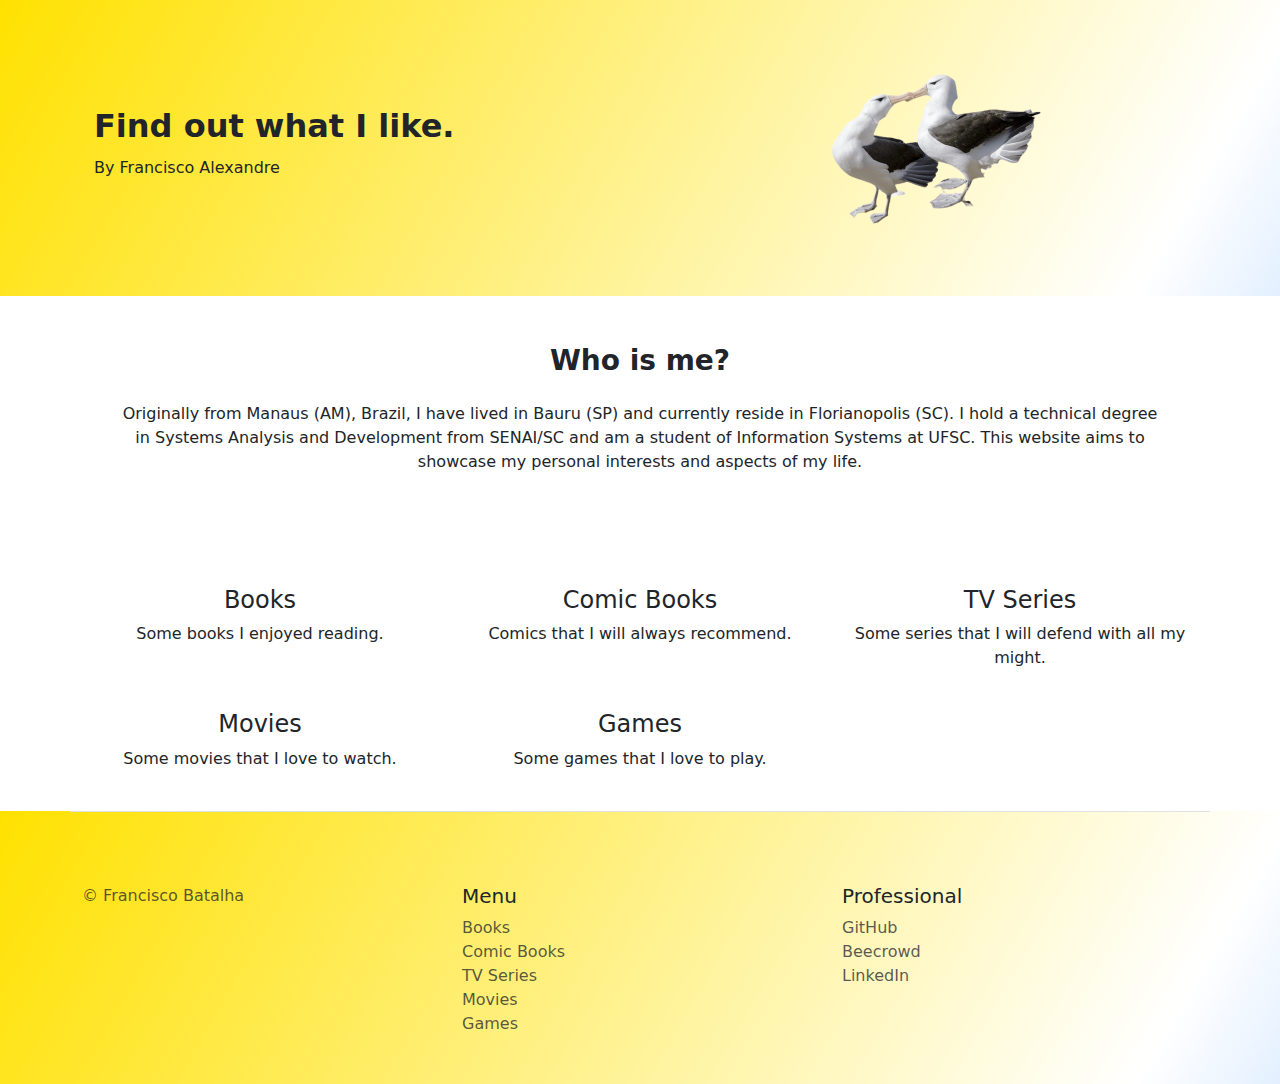
<file: index.html>
<!DOCTYPE html>
<html lang="pt-br">
<head>
  <meta charset="UTF-8">
  <meta name="viewport" content="width=device-width, initial-scale=1.0">
  <title>Personal</title>

  <!-- Bootstrap -->
  <link href="https://cdn.jsdelivr.net/npm/bootstrap@5.3.0-alpha3/dist/css/bootstrap.min.css" rel="stylesheet">

  <!-- CSS externo -->
  <link rel="stylesheet" href="./css/style.css">
</head>

<body>

<!-- HERO -->
<section id="title" class="gradient-background">
  <div class="container px-4 py-5">
    <div class="row align-items-center g-5 text-center text-lg-start">

      <div class="col-lg-6 order-2 order-lg-1">
        <h1 class="fw-bold lh-1 mb-3 fs-2 fs-md-1">
          Find out what I like.
        </h1>
        <h2 class="fs-6 fs-md-4">By Francisco Alexandre</h2>
      </div>

      <div class="col-lg-6 order-1 order-lg-2 text-center">
        <img src="assets/images/Pretzol.png"
             class="img-fluid mx-auto d-block"
             alt="Imagem principal"
             style="max-width: 300px;">
      </div>

    </div>
  </div>
</section>

<!-- ABOUT -->
<section id="about" class="py-5">
  <div class="container text-center px-3 px-md-5">
    <h2 class="fw-bold mb-4 fs-3 fs-md-1">Who is me?</h2>
    <p class="lead fs-6 fs-md-5">
      Originally from Manaus (AM), Brazil, I have lived in Bauru (SP) and currently reside in Florianopolis (SC).
      I hold a technical degree in Systems Analysis and Development from SENAI/SC and am a student of Information
      Systems at UFSC. This website aims to showcase my personal interests and aspects of my life.
    </p>
  </div>
</section>

<!-- FEATURES -->
<section id="features" class="py-5">
  <div class="container">
    <div class="row g-4 text-center">

      <div class="col-12 col-sm-6 col-lg-4">
        <h3 class="fs-4"><a href="pages/books/books.html">Books</a></h3>
        <p>Some books I enjoyed reading.</p>
      </div>

      <div class="col-12 col-sm-6 col-lg-4">
        <h3 class="fs-4"><a href="pages/comicbooks/comicbooks.html">Comic Books</a></h3>
        <p>Comics that I will always recommend.</p>
      </div>

      <div class="col-12 col-sm-6 col-lg-4">
        <h3 class="fs-4"><a href="pages/tvseries/tvseries.html">TV Series</a></h3>
        <p>Some series that I will defend with all my might.</p>
      </div>

      <div class="col-12 col-sm-6 col-lg-4">
        <h3 class="fs-4"><a href="pages/movies/movies.html">Movies</a></h3>
        <p>Some movies that I love to watch.</p>
      </div>

      <div class="col-12 col-sm-6 col-lg-4">
        <h3 class="fs-4"><a href="pages/games/games.html">Games</a></h3>
        <p>Some games that I love to play.</p>
      </div>

    </div>
  </div>
</section>

<!-- FOOTER -->
<section id="contact" class="gradient-background">
  <div class="container">
    <footer class="row gy-4 py-5 border-top text-center text-md-start">

      <div class="col-12 col-md-4">
        <p class="text-body-secondary">© Francisco Batalha</p>
      </div>

      <div class="col-6 col-md-4">
        <h5>Menu</h5>
        <ul class="nav flex-column">
          <li class="nav-item"><a href="./pages/books/books.html" class="nav-link p-0 text-body-secondary">Books</a></li>
          <li class="nav-item"><a href="./pages/comicbooks/comicbooks.html" class="nav-link p-0 text-body-secondary">Comic Books</a></li>
          <li class="nav-item"><a href="./pages/tvseries/tvseries.html" class="nav-link p-0 text-body-secondary">TV Series</a></li>
          <li class="nav-item"><a href="./pages/movies/movies.html" class="nav-link p-0 text-body-secondary">Movies</a></li>
          <li class="nav-item"><a href="./pages/games/games.html" class="nav-link p-0 text-body-secondary">Games</a></li>
        </ul>
      </div>

      <div class="col-6 col-md-4">
        <h5>Professional</h5>
        <ul class="nav flex-column">
          <li class="nav-item"><a href="https://github.com/peekitn" class="nav-link p-0 text-body-secondary">GitHub</a></li>
          <li class="nav-item"><a href="https://judge.beecrowd.com/pt/profile/1197816" class="nav-link p-0 text-body-secondary">Beecrowd</a></li>
          <li class="nav-item"><a href="www.linkedin.com/in/francisco-batalha-aa3b67225" class="nav-link p-0 text-body-secondary">LinkedIn</a></li>
        </ul>
      </div>

    </footer>
  </div>
</section>

</body>
</html>
</file>
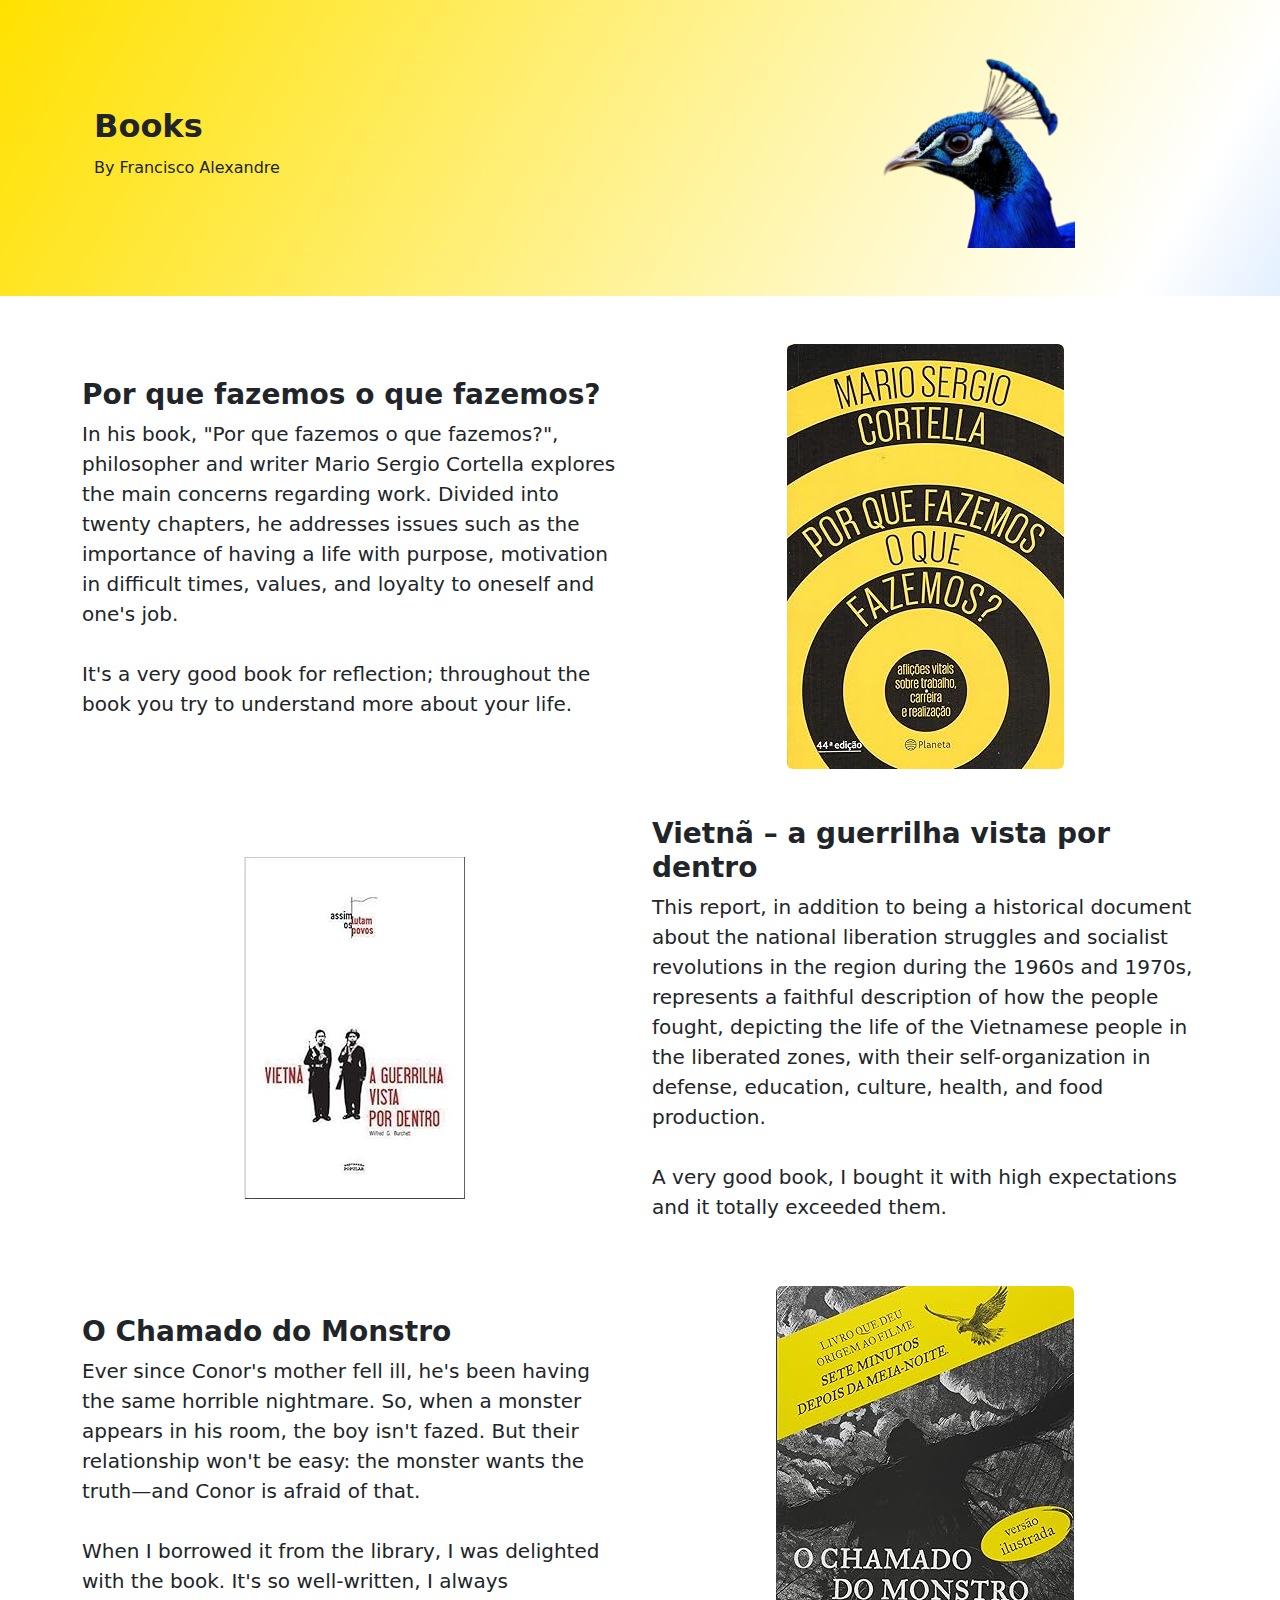
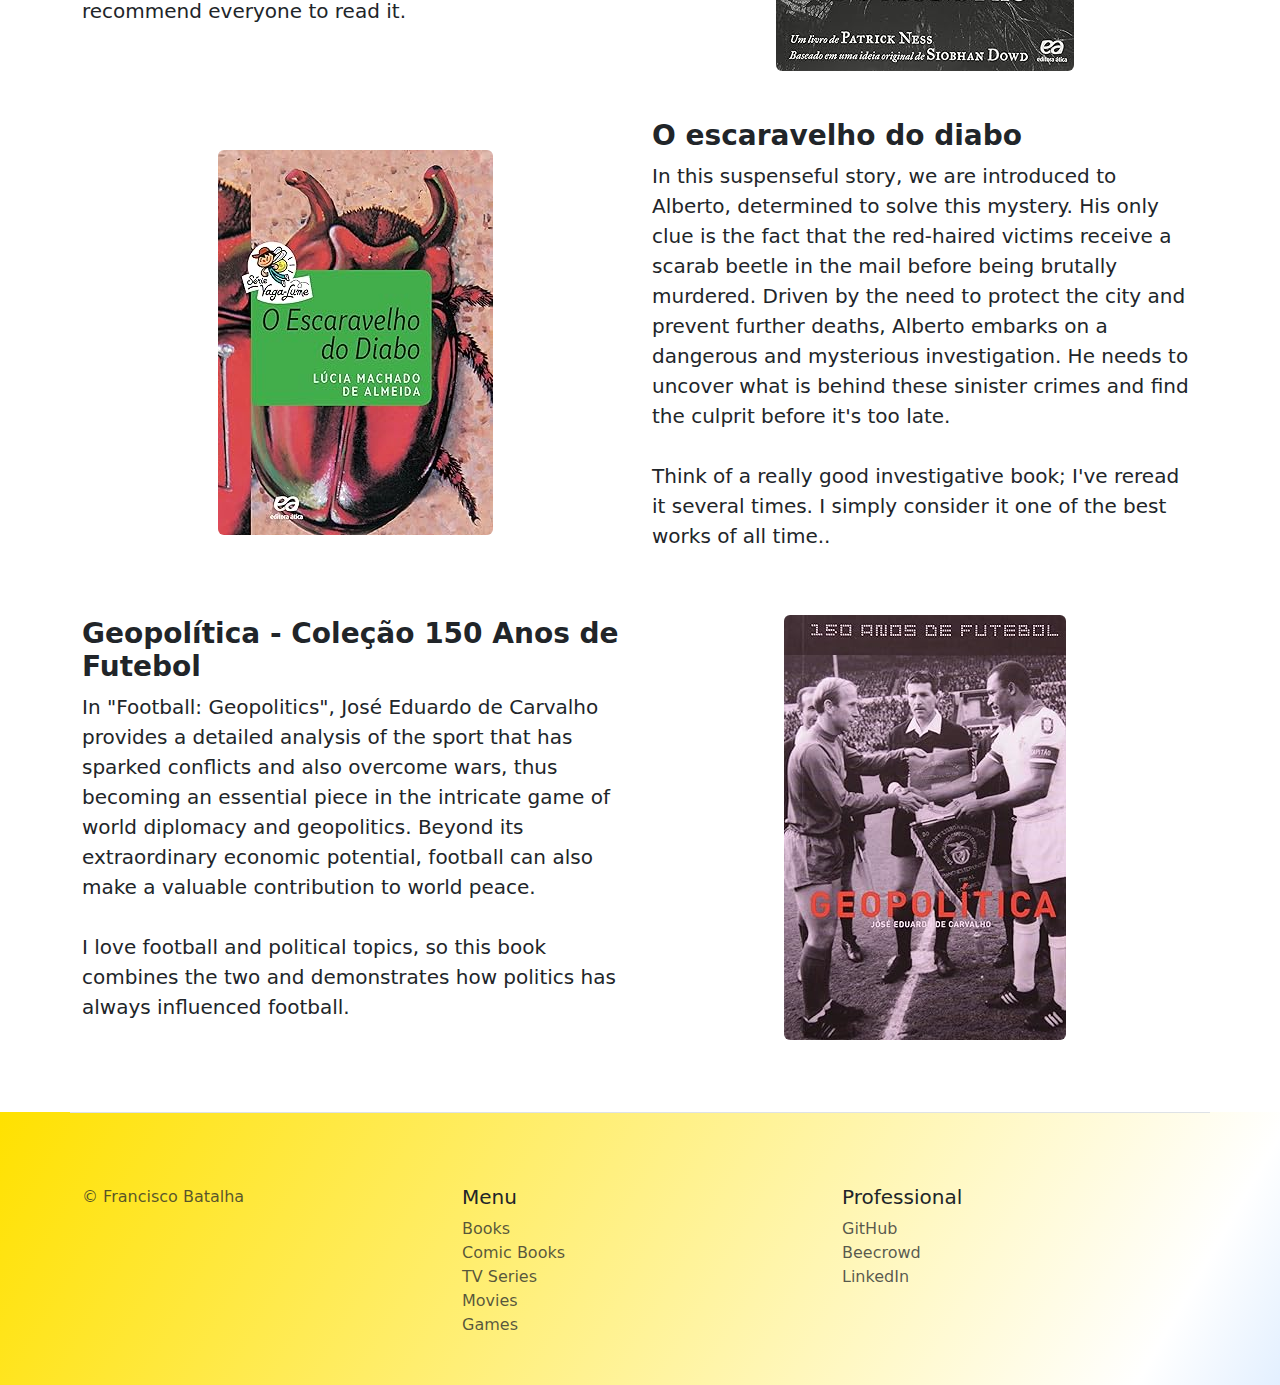
<file: pages/books/books.html>
<!DOCTYPE html>
<html lang="pt-br">
<head>
  <meta charset="UTF-8">
  <meta name="viewport" content="width=device-width, initial-scale=1.0">
  <title>Books</title>

  <!-- Bootstrap -->
  <link href="https://cdn.jsdelivr.net/npm/bootstrap@5.3.0-alpha3/dist/css/bootstrap.min.css" rel="stylesheet">

  <!-- CSS externo -->
  <link rel="stylesheet" href="./books.css">
</head>

<body>

<!-- HERO -->
<section id="title" class="gradient-background">
  <div class="container px-4 py-5">
    <div class="row align-items-center g-5 text-center text-lg-start">

      <div class="col-lg-6 order-2 order-lg-1">
        <h1 class="fw-bold lh-1 mb-3 fs-2 fs-md-1">Books</h1>
        <h2 class="fs-6 fs-md-4">By Francisco Alexandre</h2>
      </div>

      <div class="col-lg-6 order-1 order-lg-2 text-center">
        <img src="/assets/images/Pavao.png"
             class="img-fluid mx-auto d-block"
             alt="Imagem principal"
             style="max-width: 300px;">
      </div>

    </div>
  </div>
</section>

<!-- BOOKS CONTENT -->
<section id="tv-series" class="py-5">
  <div class="container">

    <div class="row align-items-center mb-5 g-4">
      <div class="col-lg-6">
        <h3 class="fw-bold">Por que fazemos o que fazemos?</h3>
        <p class="lead">
          In his book, "Por que fazemos o que fazemos?", philosopher and writer Mario Sergio Cortella explores the main concerns regarding work. Divided into twenty chapters, he addresses issues such as the importance of having a life with purpose, motivation in difficult times, values, and loyalty to oneself and one's job.
          <br><br>
          It's a very good book for reflection; throughout the book you try to understand more about your life.
        </p>
      </div>

      <div class="col-lg-6 text-center">
        <img src="/assets/images/PqFazemos.jpg"
             class="img-fluid rounded"
             alt="Porque fazemos o que fazemos?">
      </div>
    </div>

    <div class="row align-items-center mb-5 g-4 flex-lg-row-reverse">
      <div class="col-lg-6">
        <h3 class="fw-bold">Vietnã – a guerrilha vista por dentro</h3>
        <p class="lead">
          This report, in addition to being a historical document about the national liberation struggles and socialist revolutions in the region during the 1960s and 1970s, represents a faithful description of how the people fought, depicting the life of the Vietnamese people in the liberated zones, with their self-organization in defense, education, culture, health, and food production.
          <br><br>
          A very good book, I bought it with high expectations and it totally exceeded them.
        </p>
      </div>

      <div class="col-lg-6 text-center">
        <img src="/assets/images/Vietna.jpg"
             class="img-fluid rounded"
             alt="Vietnã – a guerrilha vista por dentro">
      </div>
    </div>


    <div class="row align-items-center mb-5 g-4">
      <div class="col-lg-6">
        <h3 class="fw-bold">O Chamado do Monstro</h3>
        <p class="lead">
          Ever since Conor's mother fell ill, he's been having the same horrible nightmare. So, when a monster appears in his room, the boy isn't fazed. But their relationship won't be easy: the monster wants the truth—and Conor is afraid of that.
          <br><br>
          When I borrowed it from the library, I was delighted with the book. It's so well-written, I always recommend everyone to read it.
        </p>
      </div>

      <div class="col-lg-6 text-center">
        <img src="/assets/images/Monstro.jpg"
             class="img-fluid rounded"
             alt="Porque fazemos o que fazemos?">
      </div>
    </div>

    <div class="row align-items-center mb-5 g-4 flex-lg-row-reverse">
      <div class="col-lg-6">
        <h3 class="fw-bold">O escaravelho do diabo</h3>
        <p class="lead">
          In this suspenseful story, we are introduced to Alberto, determined to solve this mystery. His only clue is the fact that the red-haired victims receive a scarab beetle in the mail before being brutally murdered. Driven by the need to protect the city and prevent further deaths, Alberto embarks on a dangerous and mysterious investigation. He needs to uncover what is behind these sinister crimes and find the culprit before it's too late.
          <br><br>
          Think of a really good investigative book; I've reread it several times. I simply consider it one of the best works of all time..
        </p>
      </div>

      <div class="col-lg-6 text-center">
        <img src="/assets/images/Escaravelho.jpg"
             class="img-fluid rounded"
             alt="Escaravelho do diabo">
      </div>
    </div>

    <div class="row align-items-center mb-5 g-4">
      <div class="col-lg-6">
        <h3 class="fw-bold">Geopolítica - Coleção 150 Anos de Futebol</h3>
        <p class="lead">
          In "Football: Geopolitics", José Eduardo de Carvalho provides a detailed analysis of the sport that has sparked conflicts and also overcome wars, thus becoming an essential piece in the intricate game of world diplomacy and geopolitics. Beyond its extraordinary economic potential, football can also make a valuable contribution to world peace.
          <br><br>
          I love football and political topics, so this book combines the two and demonstrates how politics has always influenced football.
        </p>
      </div>

      <div class="col-lg-6 text-center">
        <img src="/assets/images/Politica.jpg"
             class="img-fluid rounded"
             alt="Geopolítica ">
      </div>
    </div>

  </div>
</section>

<!-- FOOTER -->
<section id="contact" class="gradient-background">
  <div class="container">
    <footer class="row gy-4 py-5 border-top text-center text-md-start">

      <div class="col-12 col-md-4">
        <p class="text-body-secondary">© Francisco Batalha</p>
      </div>

      <div class="col-6 col-md-4">
        <h5>Menu</h5>
        <ul class="nav flex-column">
          <li class="nav-item"><a href="/pages/books/books.html" class="nav-link p-0 text-body-secondary">Books</a></li>
          <li class="nav-item"><a href="/pages/comicbooks/comicbooks.html" class="nav-link p-0 text-body-secondary">Comic Books</a></li>
          <li class="nav-item"><a href="/pages/tvseries/tvseries.html" class="nav-link p-0 text-body-secondary">TV Series</a></li>
          <li class="nav-item"><a href="/pages/movies/movies.html" class="nav-link p-0 text-body-secondary">Movies</a></li>
          <li class="nav-item"><a href="/pages/games/games.html" class="nav-link p-0 text-body-secondary">Games</a></li>
        </ul>
      </div>

      <div class="col-6 col-md-4">
        <h5>Professional</h5>
        <ul class="nav flex-column">
          <li class="nav-item"><a href="https://github.com/peekitn" class="nav-link p-0 text-body-secondary">GitHub</a></li>
          <li class="nav-item"><a href="https://judge.beecrowd.com/pt/profile/1197816" class="nav-link p-0 text-body-secondary">Beecrowd</a></li>
          <li class="nav-item"><a href="www.linkedin.com/in/francisco-batalha-aa3b67225" class="nav-link p-0 text-body-secondary">LinkedIn</a></li>
        </ul>
      </div>

    </footer>
  </div>
</section>

</body>
</html>
</file>
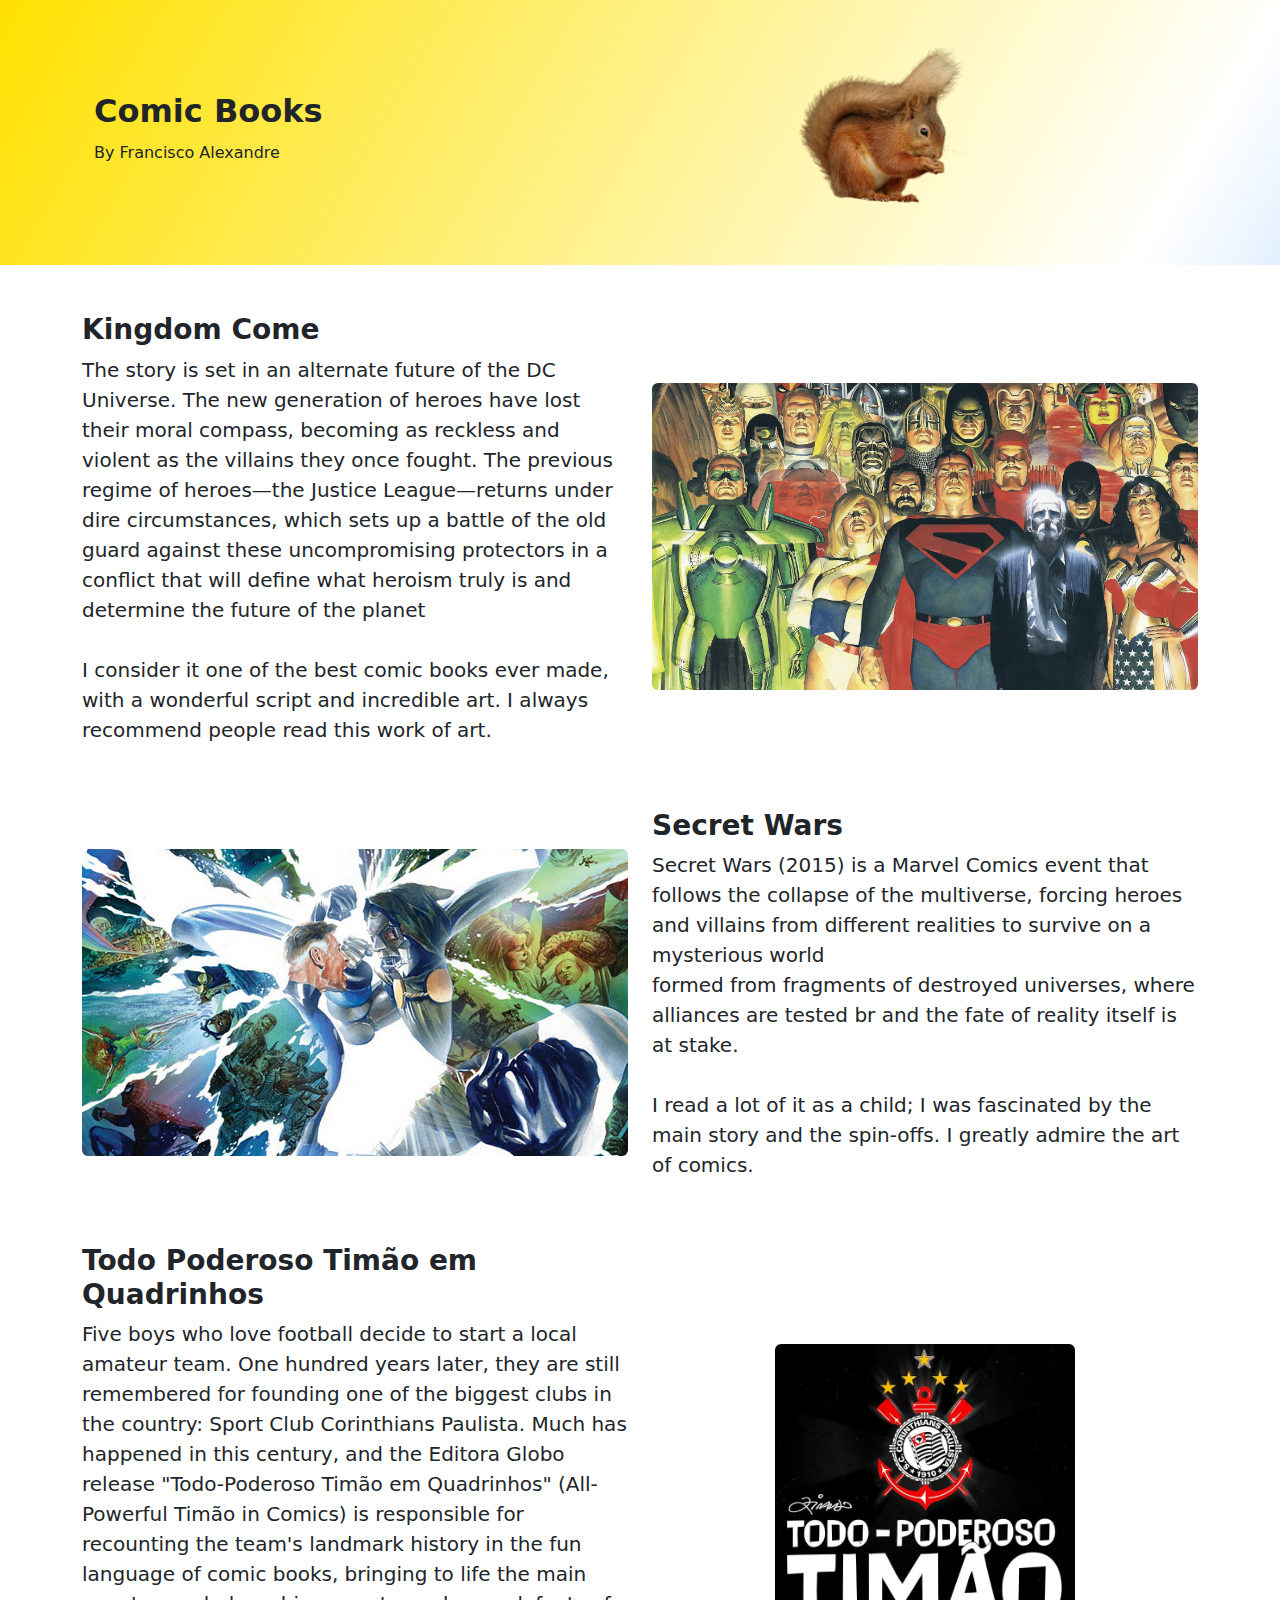
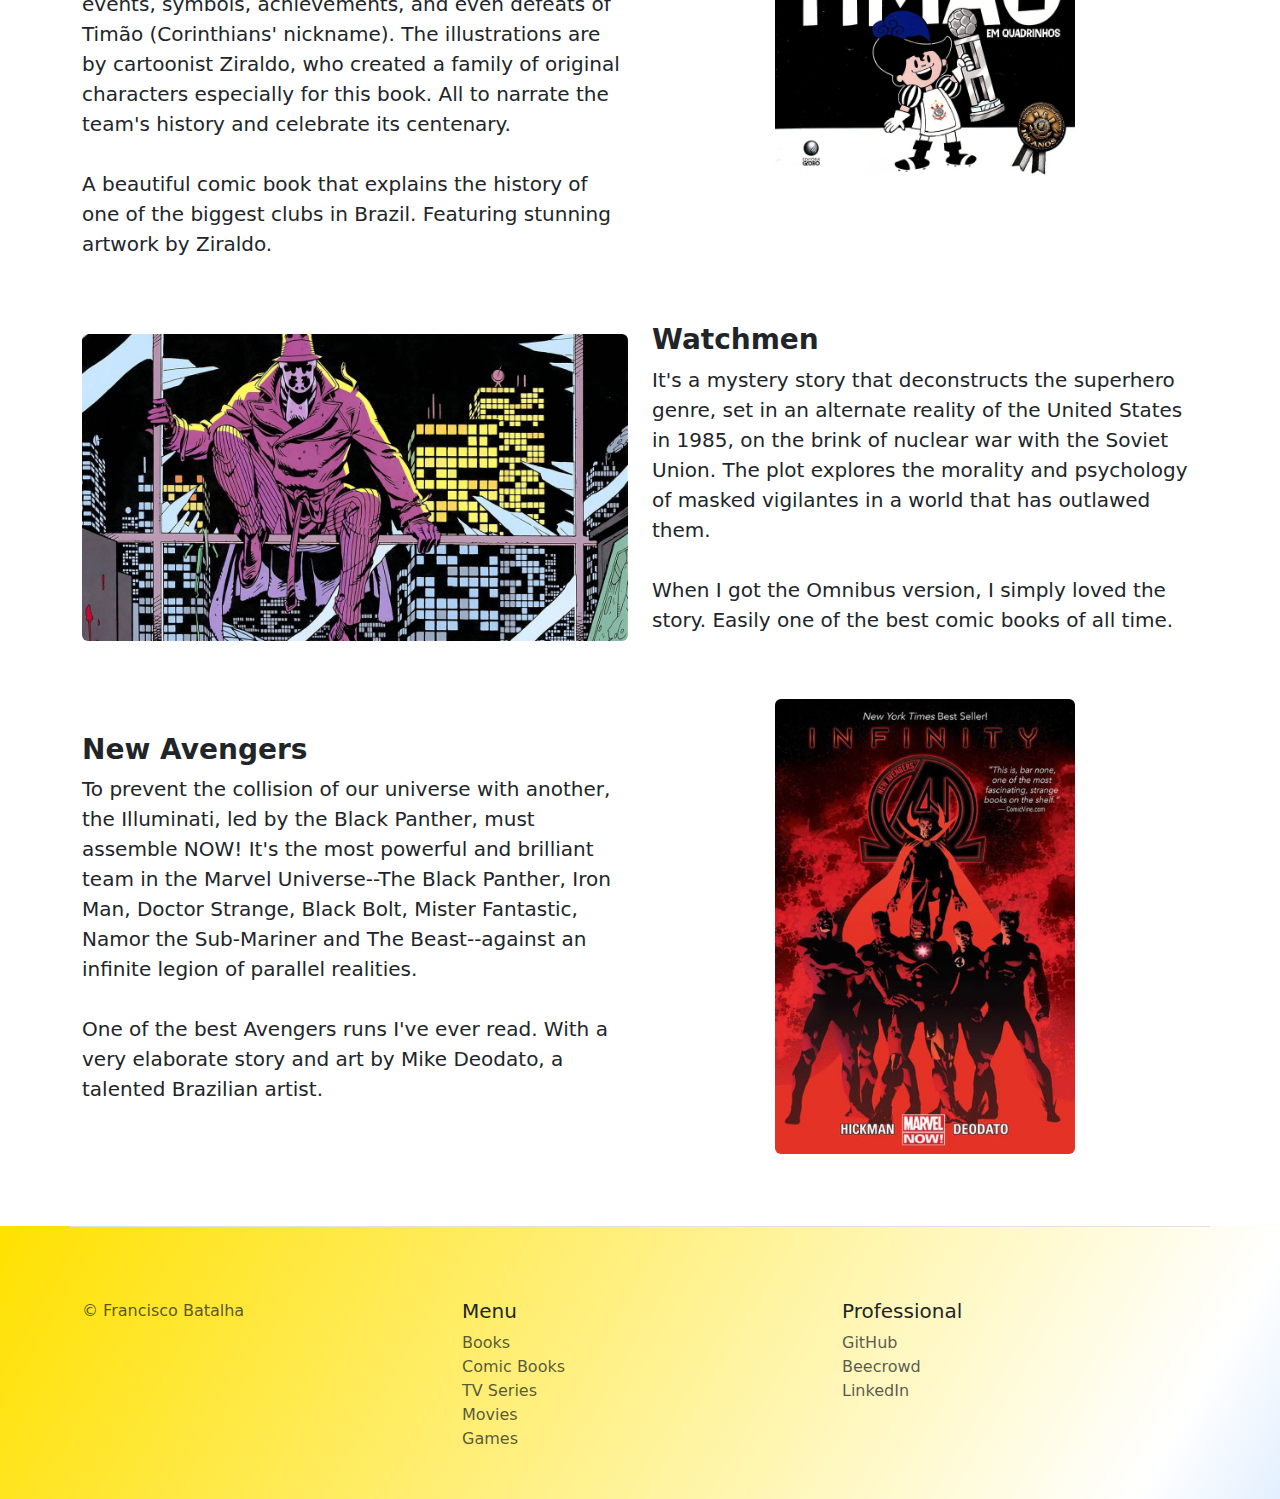
<file: pages/comicbooks/comicbooks.html>
<!DOCTYPE html>
<html lang="pt-br">
<head>
  <meta charset="UTF-8">
  <meta name="viewport" content="width=device-width, initial-scale=1.0">
  <title>TV Series</title>

  <!-- Bootstrap -->
  <link href="https://cdn.jsdelivr.net/npm/bootstrap@5.3.0-alpha3/dist/css/bootstrap.min.css" rel="stylesheet">

  <!-- CSS externo -->
  <link rel="stylesheet" href="./comicbooks.css">
</head>

<body>

<!-- HERO -->
<section id="title" class="gradient-background">
  <div class="container px-4 py-5">
    <div class="row align-items-center g-5 text-center text-lg-start">

      <div class="col-lg-6 order-2 order-lg-1">
        <h1 class="fw-bold lh-1 mb-3 fs-2 fs-md-1">
          Comic Books
        </h1>
        <h2 class="fs-6 fs-md-4">By Francisco Alexandre</h2>
      </div>

      <div class="col-lg-6 order-1 order-lg-2 text-center">
        <img src="/assets/images/Squirrel.png"
             class="img-fluid mx-auto d-block"
             alt="Imagem principal"
             style="max-width: 300px;">
      </div>

    </div>
  </div>
</section>

<!-- TV SERIES CONTENT -->
<section id="tv-series" class="py-5">
  <div class="container">

    <div class="row align-items-center mb-5 g-4">
      <div class="col-lg-6">
        <h3 class="fw-bold">Kingdom Come</h3>
        <p class="lead">
          The story is set in an alternate future of the DC Universe. The new generation of heroes have lost their moral compass, becoming as reckless and violent as the villains they once fought. The previous regime of heroes—the Justice League—returns under dire circumstances, which sets up a battle of the old guard against these uncompromising protectors in a conflict that will define what heroism truly is and determine the future of the planet
          <br>
          <br>
          I consider it one of the best comic books ever made, with a wonderful script and incredible art. I always recommend people read this work of art.
        </p>
      </div>

      <div class="col-lg-6 text-center">
        <img src="/assets/images/KingdomCome.jpg"
             class="img-fluid rounded"
             alt="Kingdom Come">
      </div>
    </div>

    <div class="row align-items-center mb-5 g-4 flex-lg-row-reverse">
      <div class="col-lg-6">
        <h3 class="fw-bold">Secret Wars</h3>
        <p class="lead">
          Secret Wars (2015) is a Marvel Comics event that follows the collapse of the multiverse, forcing heroes and villains from different realities to survive on a mysterious world <br> formed from fragments of destroyed universes, where alliances are tested br and the fate of reality itself is at stake.
          <br>
          <br>
          I read a lot of it as a child; I was fascinated by the main story and the spin-offs. I greatly admire the art of comics.
        </p>
      </div>

      <div class="col-lg-6 text-center">
        <img src="/assets/images/SecretWars.jpg"
             class="img-fluid rounded"
             alt="Secret Wars">
      </div>
    </div>

    <div class="row align-items-center mb-5 g-4">
      <div class="col-lg-6">
        <h3 class="fw-bold">Todo Poderoso Timão em Quadrinhos</h3>
        <p class="lead">
          Five boys who love football decide to start a local amateur team. One hundred years later, they are still remembered for founding one of the biggest clubs in the country: Sport Club Corinthians Paulista. Much has happened in this century, and the Editora Globo release "Todo-Poderoso Timão em Quadrinhos" (All-Powerful Timão in Comics) is responsible for recounting the team's landmark history in the fun language of comic books, bringing to life the main events, symbols, achievements, and even defeats of Timão (Corinthians' nickname). The illustrations are by cartoonist Ziraldo, who created a family of original characters especially for this book. All to narrate the team's history and celebrate its centenary.
          <br>
          <br>
          A beautiful comic book that explains the history of one of the biggest clubs in Brazil. Featuring stunning artwork by Ziraldo.
        </p>
      </div>

      <div class="col-lg-6 text-center">
        <img src="/assets/images/TodoPoderosoTimao.jpg"
        width="300"
             class="img-fluid rounded"
             alt="Timao">
      </div>
    </div>

        <div class="row align-items-center mb-5 g-4 flex-lg-row-reverse">
      <div class="col-lg-6">
        <h3 class="fw-bold">Watchmen</h3>
        <p class="lead">
          It's a mystery story that deconstructs the superhero genre, set in an alternate reality of the United States in 1985, on the brink of nuclear war with the Soviet Union. The plot explores the morality and psychology of masked vigilantes in a world that has outlawed them.
          <br>
          <br>
          When I got the Omnibus version, I simply loved the story. Easily one of the best comic books of all time.
        </p>
      </div>

      <div class="col-lg-6 text-center">
        <img src="/assets/images/Watchmen.jpg"
             class="img-fluid rounded"
             alt="Watchmen">
      </div>
    </div>

    <div class="row align-items-center mb-5 g-4">
      <div class="col-lg-6">
        <h3 class="fw-bold">New Avengers</h3>
        <p class="lead">
          To prevent the collision of our universe with another, the Illuminati, led by the Black Panther, must assemble NOW! It's the most powerful and brilliant team in the Marvel Universe--The Black Panther, Iron Man, Doctor Strange, Black Bolt, Mister Fantastic, Namor the Sub-Mariner and The Beast--against an infinite legion of parallel realities.
          <br>
          <br>
          One of the best Avengers runs I've ever read. With a very elaborate story and art by Mike Deodato, a talented Brazilian artist.
        </p>
      </div>

      <div class="col-lg-6 text-center">
        <img src="/assets/images/NewAvengers.jpg"
        width="300"
             class="img-fluid rounded"
             alt="New Avengers">
      </div>
    </div>


</div>

</section>

<!-- FOOTER -->
<section id="contact" class="gradient-background">
  <div class="container">
    <footer class="row gy-4 py-5 border-top text-center text-md-start">

      <div class="col-12 col-md-4">
        <p class="text-body-secondary">© Francisco Batalha</p>
      </div>

      <div class="col-6 col-md-4">
        <h5>Menu</h5>
        <ul class="nav flex-column">
          <li class="nav-item"><a href="/pages/books/books.html" class="nav-link p-0 text-body-secondary">Books</a></li>
          <li class="nav-item"><a href="/pages/comicbooks/comicbooks.html" class="nav-link p-0 text-body-secondary">Comic Books</a></li>
          <li class="nav-item"><a href="/pages/tvseries/tvseries.html" class="nav-link p-0 text-body-secondary">TV Series</a></li>
          <li class="nav-item"><a href="/pages/movies/movies.html" class="nav-link p-0 text-body-secondary">Movies</a></li>
          <li class="nav-item"><a href="/pages/games/games.html" class="nav-link p-0 text-body-secondary">Games</a></li>
        </ul>
      </div>

      <div class="col-6 col-md-4">
        <h5>Professional</h5>
        <ul class="nav flex-column">
        <li class="nav-item"><a href="https://github.com/peekitn" class="nav-link p-0 text-body-secondary">GitHub</a></li>
        <li class="nav-item"><a href="https://judge.beecrowd.com/pt/profile/1197816" class="nav-link p-0 text-body-secondary">Beecrowd</a><li>
        <li class="nav-item"><a href="https://www.linkedin.com/in/francisco-batalha-aa3b67225" class="nav-link p-0 text-body-secondary">LinkedIn</a><li>
        </ul>
      </div>

    </footer>
  </div>
</section>
</body>
</html>
</file>
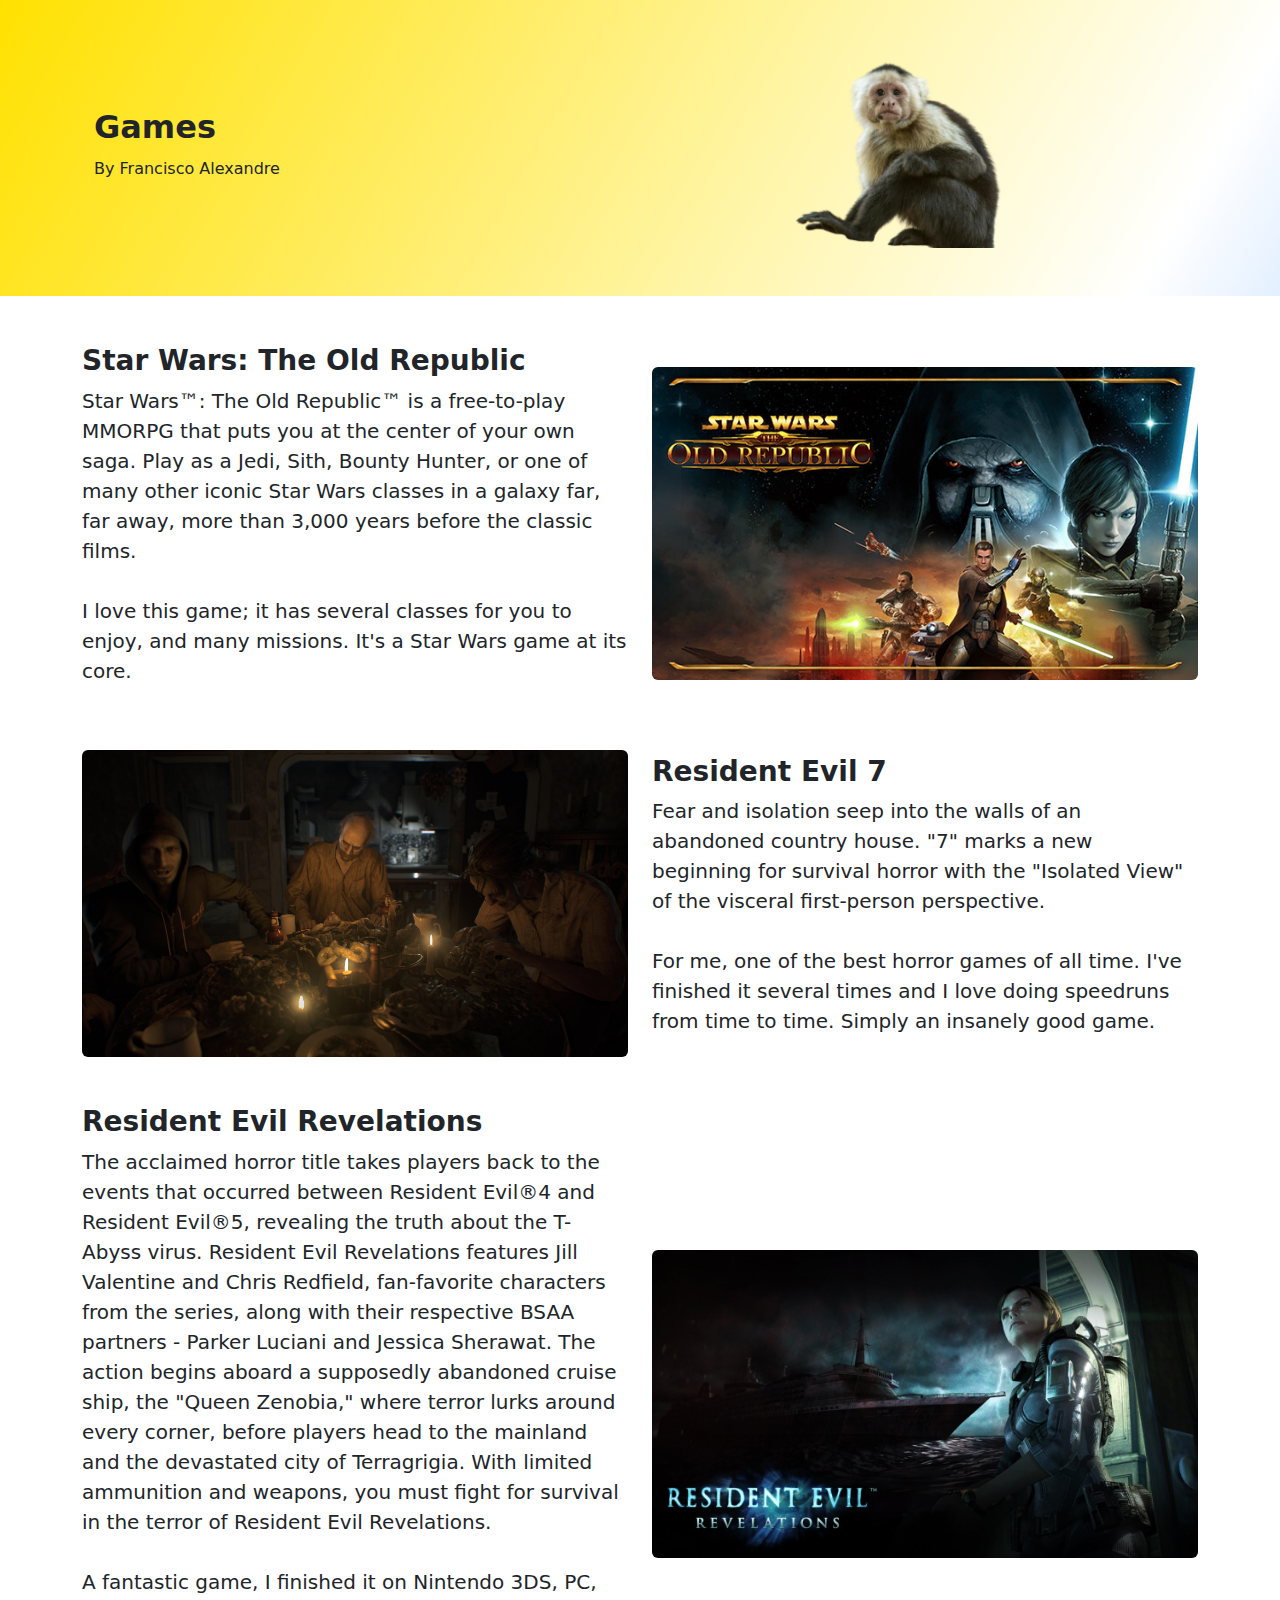
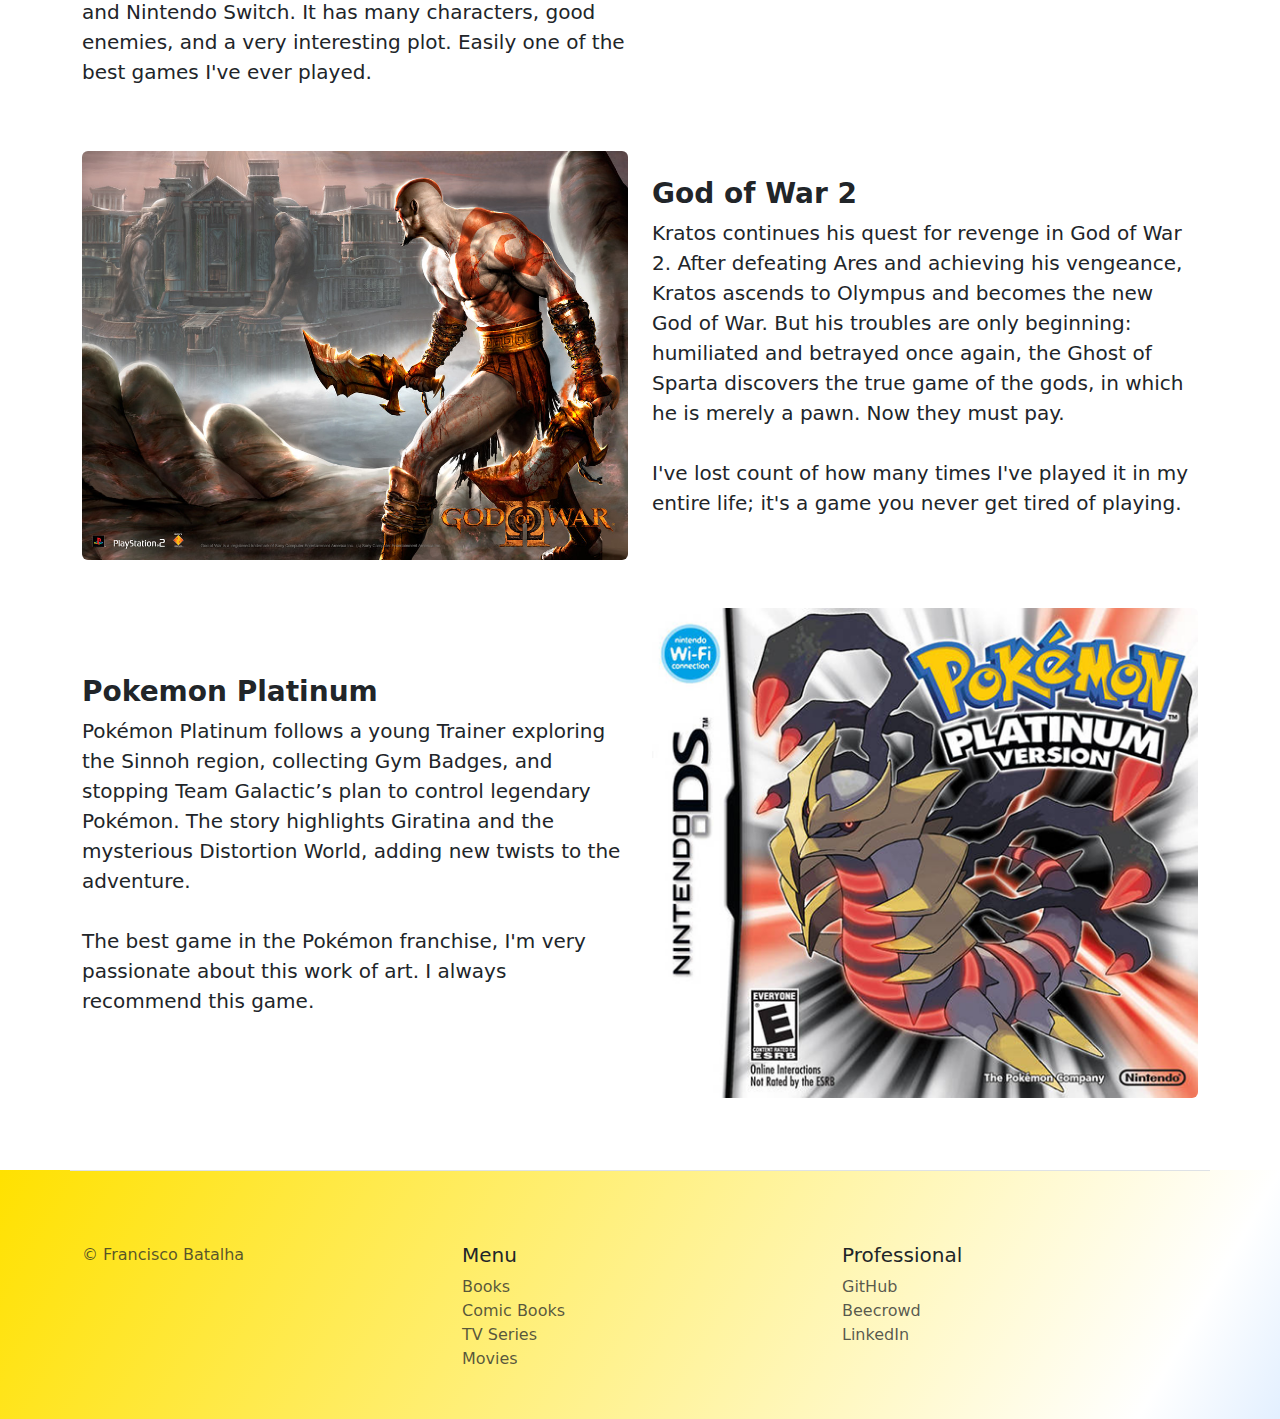
<file: pages/games/games.html>
<!DOCTYPE html>
<html lang="pt-br">
<head>
  <meta charset="UTF-8">
  <meta name="viewport" content="width=device-width, initial-scale=1.0">
  <title>Games</title>

  <!-- Bootstrap -->
  <link href="https://cdn.jsdelivr.net/npm/bootstrap@5.3.0-alpha3/dist/css/bootstrap.min.css" rel="stylesheet">

  <!-- CSS externo -->
  <link rel="stylesheet" href="./games.css">
</head>

<body>

<!-- HERO -->
<section id="title" class="gradient-background">
  <div class="container px-4 py-5">
    <div class="row align-items-center g-5 text-center text-lg-start">

      <div class="col-lg-6 order-2 order-lg-1">
        <h1 class="fw-bold lh-1 mb-3 fs-2 fs-md-1">Games</h1>
        <h2 class="fs-6 fs-md-4">By Francisco Alexandre</h2>
      </div>

      <div class="col-lg-6 order-1 order-lg-2 text-center">
        <img src="/assets/images/Monkey.png"
             class="img-fluid mx-auto d-block"
             alt="Imagem principal"
             style="max-width: 300px;">
      </div>

    </div>
  </div>
</section>

<!-- CONTENT -->
<section id="tv-series" class="py-5">
  <div class="container">

    <!-- BLOCO 1 -->
    <div class="row align-items-center mb-5 g-4">
      <div class="col-lg-6">
        <h3 class="fw-bold">Star Wars: The Old Republic</h3>
        <p class="lead">
          Star Wars™: The Old Republic™ is a free-to-play MMORPG that puts you at the center of your own saga. Play as a Jedi, Sith, Bounty Hunter, or one of many other iconic Star Wars classes in a galaxy far, far away, more than 3,000 years before the classic films.
          <br><br>
          I love this game; it has several classes for you to enjoy, and many missions. It's a Star Wars game at its core.
        </p>
      </div>

      <div class="col-lg-6 text-center">
        <img src="/assets/images/SWTOR.jpg"
             class="img-fluid rounded"
             alt="Star Wars The Old Republic">
      </div>
    </div>

    <!-- BLOCO 2 -->
    <div class="row align-items-center mb-5 g-4 flex-lg-row-reverse">
      <div class="col-lg-6">
        <h3 class="fw-bold">Resident Evil 7</h3>
        <p class="lead">
          Fear and isolation seep into the walls of an abandoned country house. "7" marks a new beginning for survival horror with the "Isolated View" of the visceral first-person perspective.
          <br><br>
          For me, one of the best horror games of all time. I've finished it several times and I love doing speedruns from time to time. Simply an insanely good game.
        </p>
      </div>

      <div class="col-lg-6 text-center">
        <img src="/assets/images/RE7.jpg"
             class="img-fluid rounded"
             alt="Escaravelho do diabo">
      </div>
    </div>

    <!-- BLOCO 1 -->
    <div class="row align-items-center mb-5 g-4">
      <div class="col-lg-6">
        <h3 class="fw-bold">Resident Evil Revelations</h3>
        <p class="lead">
          The acclaimed horror title takes players back to the events that occurred between Resident Evil®4 and Resident Evil®5, revealing the truth about the T-Abyss virus. Resident Evil Revelations features Jill Valentine and Chris Redfield, fan-favorite characters from the series, along with their respective BSAA partners - Parker Luciani and Jessica Sherawat. The action begins aboard a supposedly abandoned cruise ship, the "Queen Zenobia," where terror lurks around every corner, before players head to the mainland and the devastated city of Terragrigia. With limited ammunition and weapons, you must fight for survival in the terror of Resident Evil Revelations.
          <br><br>
          A fantastic game, I finished it on Nintendo 3DS, PC, and Nintendo Switch. It has many characters, good enemies, and a very interesting plot. Easily one of the best games I've ever played.
        </p>
      </div>

      <div class="col-lg-6 text-center">
        <img src="/assets/images/Revelations.jpg"
             class="img-fluid rounded"
             alt="Star Wars The Old Republic">
      </div>
    </div>

    <!-- BLOCO 2 -->
    <div class="row align-items-center mb-5 g-4 flex-lg-row-reverse">
      <div class="col-lg-6">
        <h3 class="fw-bold">God of War 2</h3>
        <p class="lead">
          Kratos continues his quest for revenge in God of War 2. After defeating Ares and achieving his vengeance, Kratos ascends to Olympus and becomes the new God of War. But his troubles are only beginning: humiliated and betrayed once again, the Ghost of Sparta discovers the true game of the gods, in which he is merely a pawn. Now they must pay.
          <br><br>
          I've lost count of how many times I've played it in my entire life; it's a game you never get tired of playing.
        </p>
      </div>

      <div class="col-lg-6 text-center">
        <img src="/assets/images/GOW2.jpg"
             class="img-fluid rounded"
             alt="Escaravelho do diabo">
      </div>
    </div>

    <!-- BLOCO 1 -->
    <div class="row align-items-center mb-5 g-4">
      <div class="col-lg-6">
        <h3 class="fw-bold">Pokemon Platinum</h3>
        <p class="lead">
          Pokémon Platinum follows a young Trainer exploring the Sinnoh region, collecting Gym Badges, and stopping Team Galactic’s plan to control legendary Pokémon. The story highlights Giratina and the mysterious Distortion World, adding new twists to the adventure.
          <br><br>
          The best game in the Pokémon franchise, I'm very passionate about this work of art. I always recommend this game.
        </p>
      </div>

      <div class="col-lg-6 text-center">
        <img src="/assets/images/Platinum.png"
             class="img-fluid rounded"
             alt="Star Wars The Old Republic">
      </div>
    </div>

  </div>
</section>

<!-- FOOTER -->
<section id="contact" class="gradient-background">
  <div class="container">
    <footer class="row gy-4 py-5 border-top text-center text-md-start">

      <div class="col-12 col-md-4">
        <p class="text-body-secondary">© Francisco Batalha</p>
      </div>

      <div class="col-6 col-md-4">
        <h5>Menu</h5>
        <ul class="nav flex-column">
          <li class="nav-item"><a href="/pages/books/books.html" class="nav-link p-0 text-body-secondary">Books</a></li>
          <li class="nav-item"><a href="/pages/comicbooks/comicbooks.html" class="nav-link p-0 text-body-secondary">Comic Books</a></li>
          <li class="nav-item"><a href="/pages/tvseries/tvseries.html" class="nav-link p-0 text-body-secondary">TV Series</a></li>
          <li class="nav-item"><a href="/pages/movies/movies.html" class="nav-link p-0 text-body-secondary">Movies</a></li>
        </ul>
      </div>

      <div class="col-6 col-md-4">
        <h5>Professional</h5>
        <ul class="nav flex-column">
          <li class="nav-item"><a href="#" class="nav-link p-0 text-body-secondary">GitHub</a></li>
          <li class="nav-item"><a href="#" class="nav-link p-0 text-body-secondary">Beecrowd</a></li>
          <li class="nav-item"><a href="#" class="nav-link p-0 text-body-secondary">LinkedIn</a></li>
        </ul>
      </div>

    </footer>
  </div>
</section>

</body>
</html>
</file>
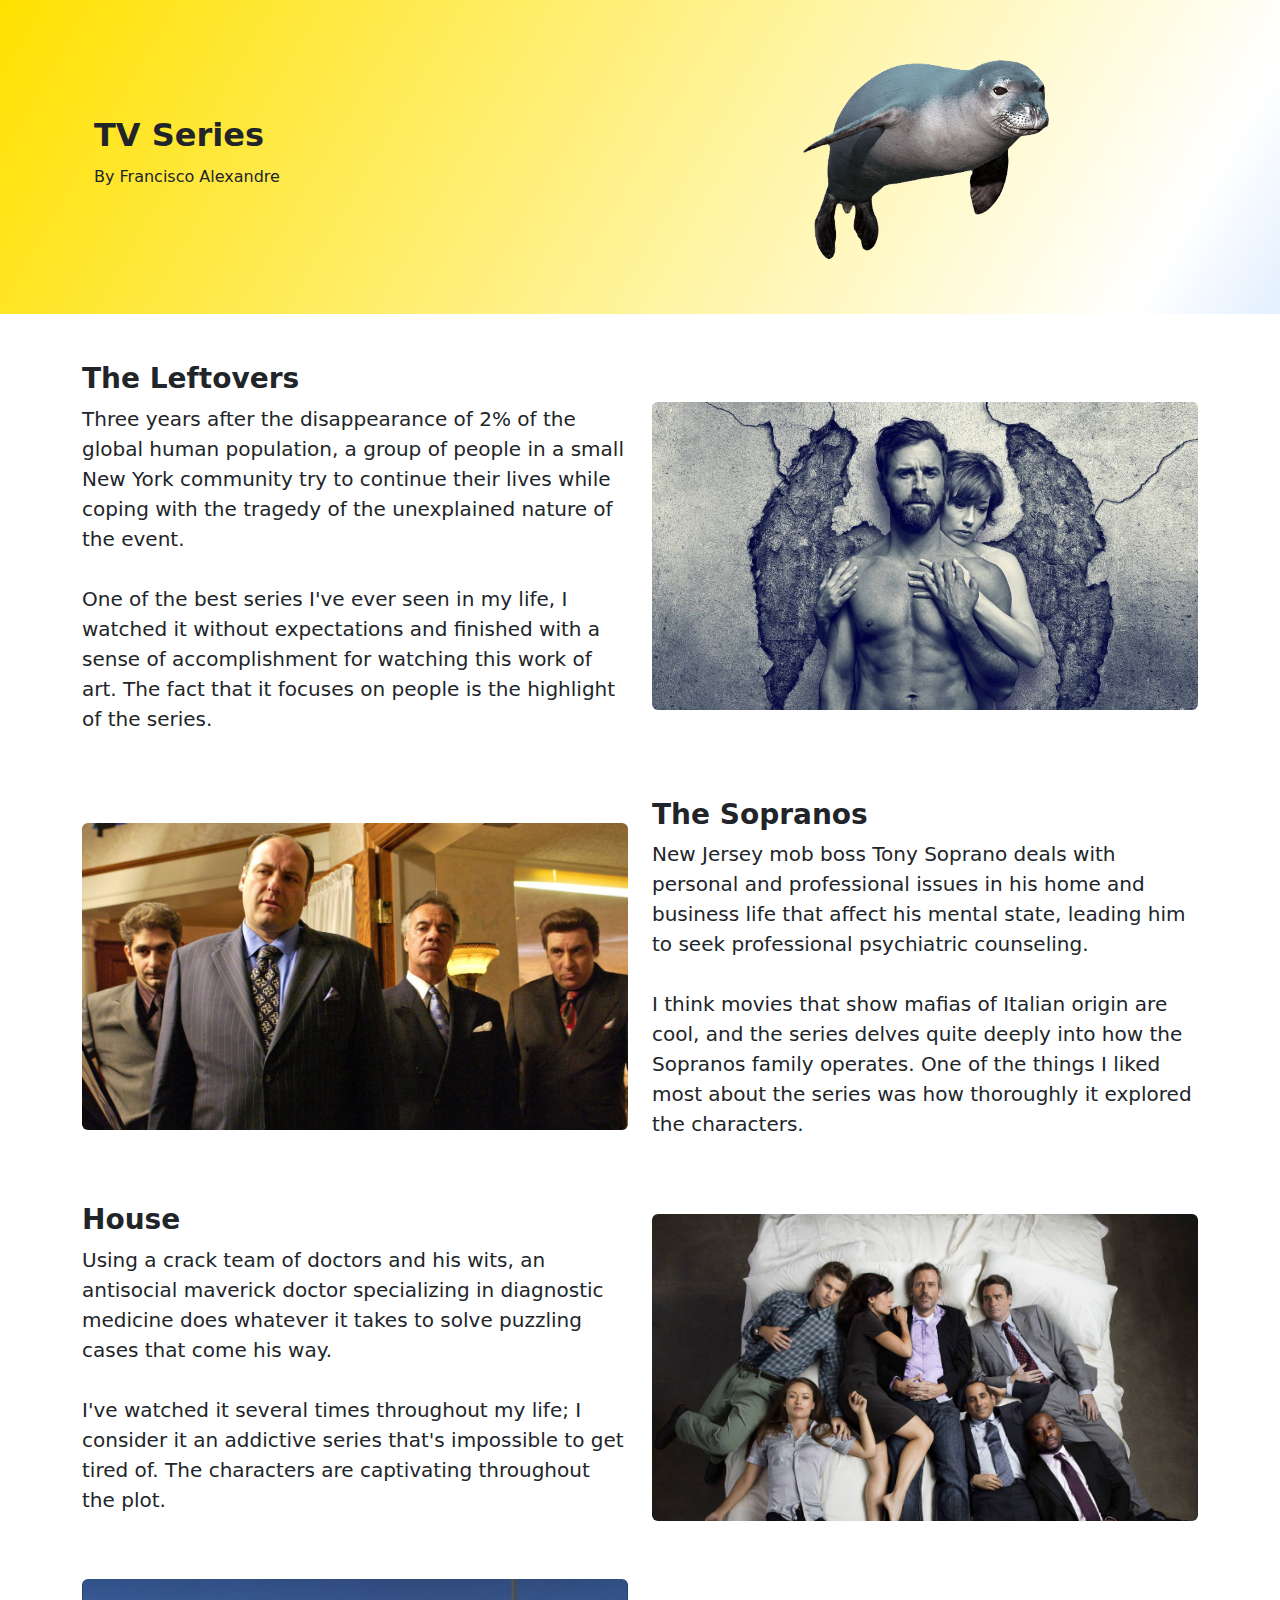
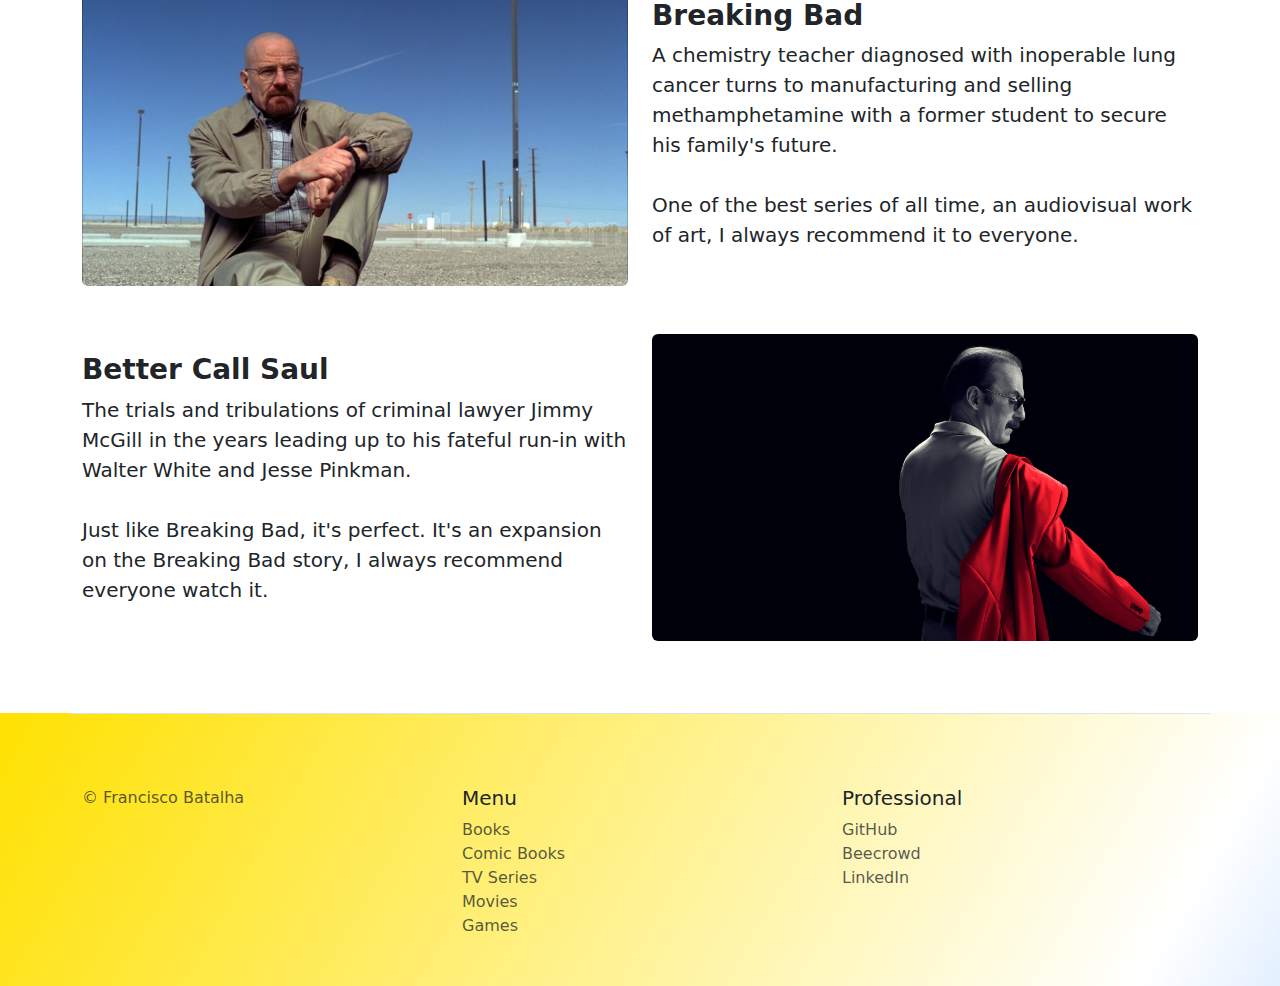
<file: pages/tvseries/tvseries.html>
<!DOCTYPE html>
<html lang="pt-br">
<head>
  <meta charset="UTF-8">
  <meta name="viewport" content="width=device-width, initial-scale=1.0">
  <title>TV Series</title>

  <!-- Bootstrap -->
  <link href="https://cdn.jsdelivr.net/npm/bootstrap@5.3.0-alpha3/dist/css/bootstrap.min.css" rel="stylesheet">

  <!-- CSS externo -->
  <link rel="stylesheet" href="./tvseries.css">
</head>

<body>

<!-- HERO -->
<section id="title" class="gradient-background">
  <div class="container px-4 py-5">
    <div class="row align-items-center g-5 text-center text-lg-start">

      <div class="col-lg-6 order-2 order-lg-1">
        <h1 class="fw-bold lh-1 mb-3 fs-2 fs-md-1">
          TV Series
        </h1>
        <h2 class="fs-6 fs-md-4">By Francisco Alexandre</h2>
      </div>

      <div class="col-lg-6 order-1 order-lg-2 text-center">
        <img src="/assets/images/Seal.png"
             class="img-fluid mx-auto d-block"
             alt="Imagem principal"
             style="max-width: 300px;">
      </div>

    </div>
  </div>
</section>
<!-- TV SERIES CONTENT -->
<section id="tv-series" class="py-5">
  <div class="container">

    <div class="row align-items-center mb-5 g-4">
      <div class="col-lg-6">
        <h3 class="fw-bold">The Leftovers</h3>
        <p class="lead">
          Three years after the disappearance of 2% of the global human population, a group of people in a small New York community try to continue their lives while coping with the tragedy of the unexplained nature of the event.
          <br>
          <br>
          One of the best series I've ever seen in my life, I watched it without expectations and finished with a sense of accomplishment for watching this work of art. The fact that it focuses on people is the highlight of the series.
        </p>
      </div>

      <div class="col-lg-6 text-center">
        <img src="/assets/images/Poster.jpg"
             class="img-fluid rounded"
             alt="The Leftovers">
      </div>
    </div>

    <div class="row align-items-center mb-5 g-4 flex-lg-row-reverse">
      <div class="col-lg-6">
        <h3 class="fw-bold">The Sopranos</h3>
        <p class="lead">
          New Jersey mob boss Tony Soprano deals with personal and professional issues in his home and business life that affect his mental state, leading him to seek professional psychiatric counseling.
          <br>
          <br>
          I think movies that show mafias of Italian origin are cool, and the series delves quite deeply into how the Sopranos family operates. One of the things I liked most about the series was how thoroughly it explored the characters.
        </p>
      </div>

      <div class="col-lg-6 text-center">
        <img src="/assets/images/TheSopranos.jpg"
             class="img-fluid rounded"
             alt="The Sopranos">
      </div>
    </div>

    <div class="row align-items-center mb-5 g-4">
      <div class="col-lg-6">
        <h3 class="fw-bold">House</h3>
        <p class="lead">
          Using a crack team of doctors and his wits, an antisocial maverick doctor specializing in diagnostic medicine does whatever it takes to solve puzzling cases that come his way.
          <br>
          <br>
          I've watched it several times throughout my life; I consider it an addictive series that's impossible to get tired of. The characters are captivating throughout the plot.
        </p>
      </div>

      <div class="col-lg-6 text-center">
        <img src="/assets/images/HouseMD.jpg"
             class="img-fluid rounded"
             alt="House">
      </div>
    </div>

        <div class="row align-items-center mb-5 g-4 flex-lg-row-reverse">
      <div class="col-lg-6">
        <h3 class="fw-bold">Breaking Bad</h3>
        <p class="lead">
          A chemistry teacher diagnosed with inoperable lung cancer turns to manufacturing and selling methamphetamine with a former student to secure his family's future.
          <br>
          <br>
          One of the best series of all time, an audiovisual work of art, I always recommend it to everyone.
        </p>
      </div>

      <div class="col-lg-6 text-center">
        <img src="/assets/images/BreakingBad.jpg"
             class="img-fluid rounded"
             alt="Breaking Bad">
      </div>
    </div>

        <div class="row align-items-center mb-5 g-4">
      <div class="col-lg-6">
        <h3 class="fw-bold">Better Call Saul</h3>
        <p class="lead">
          The trials and tribulations of criminal lawyer Jimmy McGill in the years leading up to his fateful run-in with Walter White and Jesse Pinkman.
          <br>
          <br>
          Just like Breaking Bad, it's perfect. It's an expansion on the Breaking Bad story, I always recommend everyone watch it.
        </p>
      </div>

      <div class="col-lg-6 text-center">
        <img src="/assets/images/BetterCallSaul.jpg"
             class="img-fluid rounded"
             alt="House">
      </div>
    </div>
  </div>
</section>

<!-- FOOTER -->
<section id="contact" class="gradient-background">
  <div class="container">
    <footer class="row gy-4 py-5 border-top text-center text-md-start">

      <div class="col-12 col-md-4">
        <p class="text-body-secondary">© Francisco Batalha</p>
      </div>

      <div class="col-6 col-md-4">
        <h5>Menu</h5>
        <ul class="nav flex-column">
          <li class="nav-item"><a href="/pages/books/books.html" class="nav-link p-0 text-body-secondary">Books</a></li>
          <li class="nav-item"><a href="/pages/comicbooks/comicbooks.html" class="nav-link p-0 text-body-secondary">Comic Books</a></li>
          <li class="nav-item"><a href="/pages/tvseries/tvseries.html" class="nav-link p-0 text-body-secondary">TV Series</a></li>
          <li class="nav-item"><a href="/pages/movies/movies.html" class="nav-link p-0 text-body-secondary">Movies</a></li>
          <li class="nav-item"><a href="/pages/games/games.html" class="nav-link p-0 text-body-secondary">Games</a></li>
        </ul>
      </div>

      <div class="col-6 col-md-4">
        <h5>Professional</h5>
        <ul class="nav flex-column">
          <li class="nav-item"><a href="https://github.com/peekitn" class="nav-link p-0 text-body-secondary">GitHub</a></li>
        <li class="nav-item"><a href="https://judge.beecrowd.com/pt/profile/1197816" class="nav-link p-0 text-body-secondary">Beecrowd</a><li>
        <li class="nav-item"><a href="https://www.linkedin.com/in/francisco-batalha-aa3b67225" class="nav-link p-0 text-body-secondary">LinkedIn</a><li>
        </ul>
      </div>

    </footer>
  </div>
</section>

</body>
</html>
</file>
<file: css/style.css>
.gradient-background {
  background: linear-gradient(300deg, #0073FF, #FFFFFF, #FFE100);
  background-size: 180% 180%;
  animation: gradient-animation 18s ease infinite;
}

@keyframes gradient-animation {
  0% {
    background-position: 0% 50%;
  }
  50% {
    background-position: 100% 50%;
  }
  100% {
    background-position: 0% 50%;
  }
}

/* Remove sublinhado dos links na seção features */
#features a {
  text-decoration: none;
  color: inherit;
}
</file>
<file: pages/books/books.css>
.gradient-background {
  background: linear-gradient(300deg, #0073FF, #FFFFFF, #FFE100);
  background-size: 180% 180%;
  animation: gradient-animation 18s ease infinite;
}

@keyframes gradient-animation {
  0% {
    background-position: 0% 50%;
  }
  50% {
    background-position: 100% 50%;
  }
  100% {
    background-position: 0% 50%;
  }
}
</file>
<file: pages/comicbooks/comicbooks.css>
.gradient-background {
  background: linear-gradient(300deg, #0073FF, #FFFFFF, #FFE100);
  background-size: 180% 180%;
  animation: gradient-animation 18s ease infinite;
}

@keyframes gradient-animation {
  0% {
    background-position: 0% 50%;
  }
  50% {
    background-position: 100% 50%;
  }
  100% {
    background-position: 0% 50%;
  }
}
</file>
<file: pages/games/games.css>
.gradient-background {
  background: linear-gradient(300deg, #0073FF, #FFFFFF, #FFE100);
  background-size: 180% 180%;
  animation: gradient-animation 18s ease infinite;
}

@keyframes gradient-animation {
  0% {
    background-position: 0% 50%;
  }
  50% {
    background-position: 100% 50%;
  }
  100% {
    background-position: 0% 50%;
  }
}
</file>
<file: pages/tvseries/tvseries.css>
.gradient-background {
  background: linear-gradient(300deg, #0073FF, #FFFFFF, #FFE100);
  background-size: 180% 180%;
  animation: gradient-animation 18s ease infinite;
}

@keyframes gradient-animation {
  0% {
    background-position: 0% 50%;
  }
  50% {
    background-position: 100% 50%;
  }
  100% {
    background-position: 0% 50%;
  }
}
</file>
